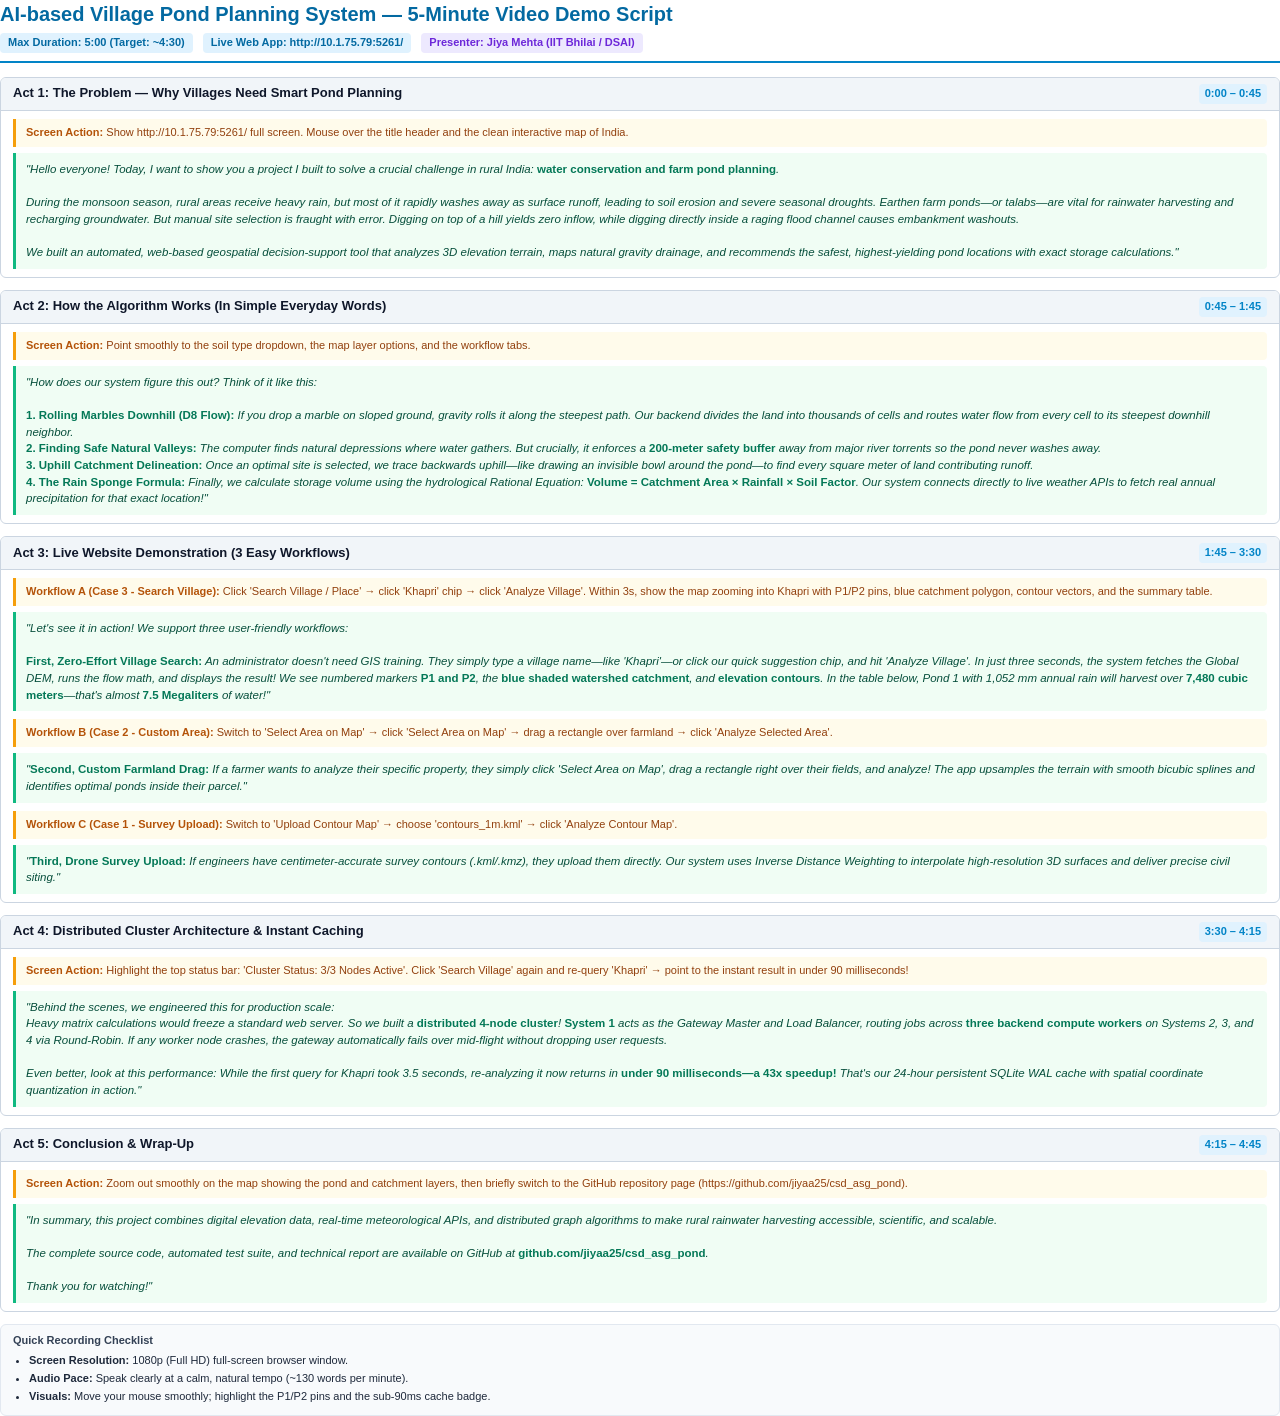
<file: video_demo_script.html>
<!DOCTYPE html>
<html lang="en">
<head>
<meta charset="UTF-8">
<title>Village Pond Planning System - 5-Minute Demo Video Script</title>
<style>
  @page {
    size: A4;
    margin: 15mm 15mm 15mm 15mm;
  }
  body {
    font-family: -apple-system, BlinkMacSystemFont, 'Segoe UI', Roboto, Helvetica, Arial, sans-serif;
    color: #1e293b;
    line-height: 1.45;
    font-size: 12px;
    margin: 0;
    padding: 0;
  }
  .header {
    border-bottom: 2px solid #0284c7;
    padding-bottom: 8px;
    margin-bottom: 14px;
  }
  .header h1 {
    font-size: 20px;
    color: #0369a1;
    margin: 0 0 4px 0;
  }
  .meta-badges {
    display: flex;
    gap: 10px;
    font-size: 11px;
    font-weight: 600;
  }
  .badge {
    background: #e0f2fe;
    color: #0369a1;
    padding: 2px 8px;
    border-radius: 4px;
    display: inline-block;
  }
  .badge-purple {
    background: #ede9fe;
    color: #6d28d9;
  }
  .act-box {
    margin-bottom: 12px;
    page-break-inside: avoid;
    border: 1px solid #cbd5e1;
    border-radius: 6px;
    overflow: hidden;
  }
  .act-header {
    background: #f1f5f9;
    border-bottom: 1px solid #cbd5e1;
    padding: 6px 12px;
    display: flex;
    justify-content: space-between;
    align-items: center;
  }
  .act-title {
    font-size: 13px;
    font-weight: 700;
    color: #0f172a;
  }
  .act-time {
    font-size: 11px;
    font-weight: 700;
    color: #0284c7;
    background: #e0f2fe;
    padding: 2px 6px;
    border-radius: 4px;
  }
  .act-content {
    padding: 8px 12px;
  }
  .action-box {
    background: #fffbeb;
    border-left: 3px solid #f59e0b;
    padding: 6px 10px;
    margin-bottom: 6px;
    border-radius: 0 4px 4px 0;
    font-size: 11px;
    color: #92400e;
  }
  .action-box strong {
    color: #b45309;
  }
  .speech-box {
    background: #f0fdf4;
    border-left: 3px solid #10b981;
    padding: 8px 10px;
    border-radius: 0 4px 4px 0;
    font-size: 11.5px;
    color: #064e3b;
    font-style: italic;
  }
  .speech-box strong {
    font-style: normal;
    color: #047857;
  }
  .tips-box {
    background: #f8fafc;
    border: 1px solid #e2e8f0;
    border-radius: 6px;
    padding: 8px 12px;
    margin-top: 10px;
    font-size: 11px;
    page-break-inside: avoid;
  }
  .tips-box h4 {
    margin: 0 0 4px 0;
    color: #334155;
  }
  ul {
    margin: 2px 0 0 16px;
    padding: 0;
  }
  li {
    margin-bottom: 2px;
  }
</style>
</head>
<body>

<div class="header">
  <h1>AI-based Village Pond Planning System — 5-Minute Video Demo Script</h1>
  <div class="meta-badges">
    <span class="badge">Max Duration: 5:00 (Target: ~4:30)</span>
    <span class="badge">Live Web App: http://10.1.75.79:5261/</span>
    <span class="badge badge-purple">Presenter: Jiya Mehta (IIT Bhilai / DSAI)</span>
  </div>
</div>

<!-- ACT 1 -->
<div class="act-box">
  <div class="act-header">
    <span class="act-title">Act 1: The Problem — Why Villages Need Smart Pond Planning</span>
    <span class="act-time">0:00 – 0:45</span>
  </div>
  <div class="act-content">
    <div class="action-box">
      <strong>Screen Action:</strong> Show http://10.1.75.79:5261/ full screen. Mouse over the title header and the clean interactive map of India.
    </div>
    <div class="speech-box">
      "Hello everyone! Today, I want to show you a project I built to solve a crucial challenge in rural India: <strong>water conservation and farm pond planning</strong>.<br><br>
      During the monsoon season, rural areas receive heavy rain, but most of it rapidly washes away as surface runoff, leading to soil erosion and severe seasonal droughts. Earthen farm ponds—or <em>talabs</em>—are vital for rainwater harvesting and recharging groundwater. But manual site selection is fraught with error. Digging on top of a hill yields zero inflow, while digging directly inside a raging flood channel causes embankment washouts.<br><br>
      We built an automated, web-based geospatial decision-support tool that analyzes 3D elevation terrain, maps natural gravity drainage, and recommends the safest, highest-yielding pond locations with exact storage calculations."
    </div>
  </div>
</div>

<!-- ACT 2 -->
<div class="act-box">
  <div class="act-header">
    <span class="act-title">Act 2: How the Algorithm Works (In Simple Everyday Words)</span>
    <span class="act-time">0:45 – 1:45</span>
  </div>
  <div class="act-content">
    <div class="action-box">
      <strong>Screen Action:</strong> Point smoothly to the soil type dropdown, the map layer options, and the workflow tabs.
    </div>
    <div class="speech-box">
      "How does our system figure this out? Think of it like this:<br><br>
      <strong>1. Rolling Marbles Downhill (D8 Flow):</strong> If you drop a marble on sloped ground, gravity rolls it along the steepest path. Our backend divides the land into thousands of cells and routes water flow from every cell to its steepest downhill neighbor.<br>
      <strong>2. Finding Safe Natural Valleys:</strong> The computer finds natural depressions where water gathers. But crucially, it enforces a <strong>200-meter safety buffer</strong> away from major river torrents so the pond never washes away.<br>
      <strong>3. Uphill Catchment Delineation:</strong> Once an optimal site is selected, we trace backwards uphill—like drawing an invisible bowl around the pond—to find every square meter of land contributing runoff.<br>
      <strong>4. The Rain Sponge Formula:</strong> Finally, we calculate storage volume using the hydrological Rational Equation: <strong>Volume = Catchment Area &times; Rainfall &times; Soil Factor</strong>. Our system connects directly to live weather APIs to fetch real annual precipitation for that exact location!"
    </div>
  </div>
</div>

<!-- ACT 3 -->
<div class="act-box">
  <div class="act-header">
    <span class="act-title">Act 3: Live Website Demonstration (3 Easy Workflows)</span>
    <span class="act-time">1:45 – 3:30</span>
  </div>
  <div class="act-content">
    <div class="action-box">
      <strong>Workflow A (Case 3 - Search Village):</strong> Click 'Search Village / Place' &rarr; click 'Khapri' chip &rarr; click 'Analyze Village'. Within 3s, show the map zooming into Khapri with P1/P2 pins, blue catchment polygon, contour vectors, and the summary table.
    </div>
    <div class="speech-box">
      "Let's see it in action! We support three user-friendly workflows:<br><br>
      <strong>First, Zero-Effort Village Search:</strong> An administrator doesn't need GIS training. They simply type a village name—like 'Khapri'—or click our quick suggestion chip, and hit 'Analyze Village'. In just three seconds, the system fetches the Global DEM, runs the flow math, and displays the result! We see numbered markers <strong>P1 and P2</strong>, the <strong>blue shaded watershed catchment</strong>, and <strong>elevation contours</strong>. In the table below, Pond 1 with 1,052 mm annual rain will harvest over <strong>7,480 cubic meters</strong>—that's almost <strong>7.5 Megaliters</strong> of water!"
    </div>
    <div class="action-box" style="margin-top: 8px;">
      <strong>Workflow B (Case 2 - Custom Area):</strong> Switch to 'Select Area on Map' &rarr; click 'Select Area on Map' &rarr; drag a rectangle over farmland &rarr; click 'Analyze Selected Area'.
    </div>
    <div class="speech-box">
      "<strong>Second, Custom Farmland Drag:</strong> If a farmer wants to analyze their specific property, they simply click 'Select Area on Map', drag a rectangle right over their fields, and analyze! The app upsamples the terrain with smooth bicubic splines and identifies optimal ponds inside their parcel."
    </div>
    <div class="action-box" style="margin-top: 8px;">
      <strong>Workflow C (Case 1 - Survey Upload):</strong> Switch to 'Upload Contour Map' &rarr; choose 'contours_1m.kml' &rarr; click 'Analyze Contour Map'.
    </div>
    <div class="speech-box">
      "<strong>Third, Drone Survey Upload:</strong> If engineers have centimeter-accurate survey contours (.kml/.kmz), they upload them directly. Our system uses Inverse Distance Weighting to interpolate high-resolution 3D surfaces and deliver precise civil siting."
    </div>
  </div>
</div>

<!-- ACT 4 -->
<div class="act-box">
  <div class="act-header">
    <span class="act-title">Act 4: Distributed Cluster Architecture & Instant Caching</span>
    <span class="act-time">3:30 – 4:15</span>
  </div>
  <div class="act-content">
    <div class="action-box">
      <strong>Screen Action:</strong> Highlight the top status bar: 'Cluster Status: 3/3 Nodes Active'. Click 'Search Village' again and re-query 'Khapri' &rarr; point to the instant result in under 90 milliseconds!
    </div>
    <div class="speech-box">
      "Behind the scenes, we engineered this for production scale:<br>
      Heavy matrix calculations would freeze a standard web server. So we built a <strong>distributed 4-node cluster</strong>! <strong>System 1</strong> acts as the Gateway Master and Load Balancer, routing jobs across <strong>three backend compute workers</strong> on Systems 2, 3, and 4 via Round-Robin. If any worker node crashes, the gateway automatically fails over mid-flight without dropping user requests.<br><br>
      Even better, look at this performance: While the first query for Khapri took 3.5 seconds, re-analyzing it now returns in <strong>under 90 milliseconds—a 43x speedup!</strong> That's our 24-hour persistent SQLite WAL cache with spatial coordinate quantization in action."
    </div>
  </div>
</div>

<!-- ACT 5 -->
<div class="act-box">
  <div class="act-header">
    <span class="act-title">Act 5: Conclusion & Wrap-Up</span>
    <span class="act-time">4:15 – 4:45</span>
  </div>
  <div class="act-content">
    <div class="action-box">
      <strong>Screen Action:</strong> Zoom out smoothly on the map showing the pond and catchment layers, then briefly switch to the GitHub repository page (https://github.com/jiyaa25/csd_asg_pond).
    </div>
    <div class="speech-box">
      "In summary, this project combines digital elevation data, real-time meteorological APIs, and distributed graph algorithms to make rural rainwater harvesting accessible, scientific, and scalable.<br><br>
      The complete source code, automated test suite, and technical report are available on GitHub at <strong>github.com/jiyaa25/csd_asg_pond</strong>.<br><br>
      Thank you for watching!"
    </div>
  </div>
</div>

<div class="tips-box">
  <h4>Quick Recording Checklist</h4>
  <ul>
    <li><strong>Screen Resolution:</strong> 1080p (Full HD) full-screen browser window.</li>
    <li><strong>Audio Pace:</strong> Speak clearly at a calm, natural tempo (~130 words per minute).</li>
    <li><strong>Visuals:</strong> Move your mouse smoothly; highlight the P1/P2 pins and the sub-90ms cache badge.</li>
  </ul>
</div>

</body>
</html>
</file>
